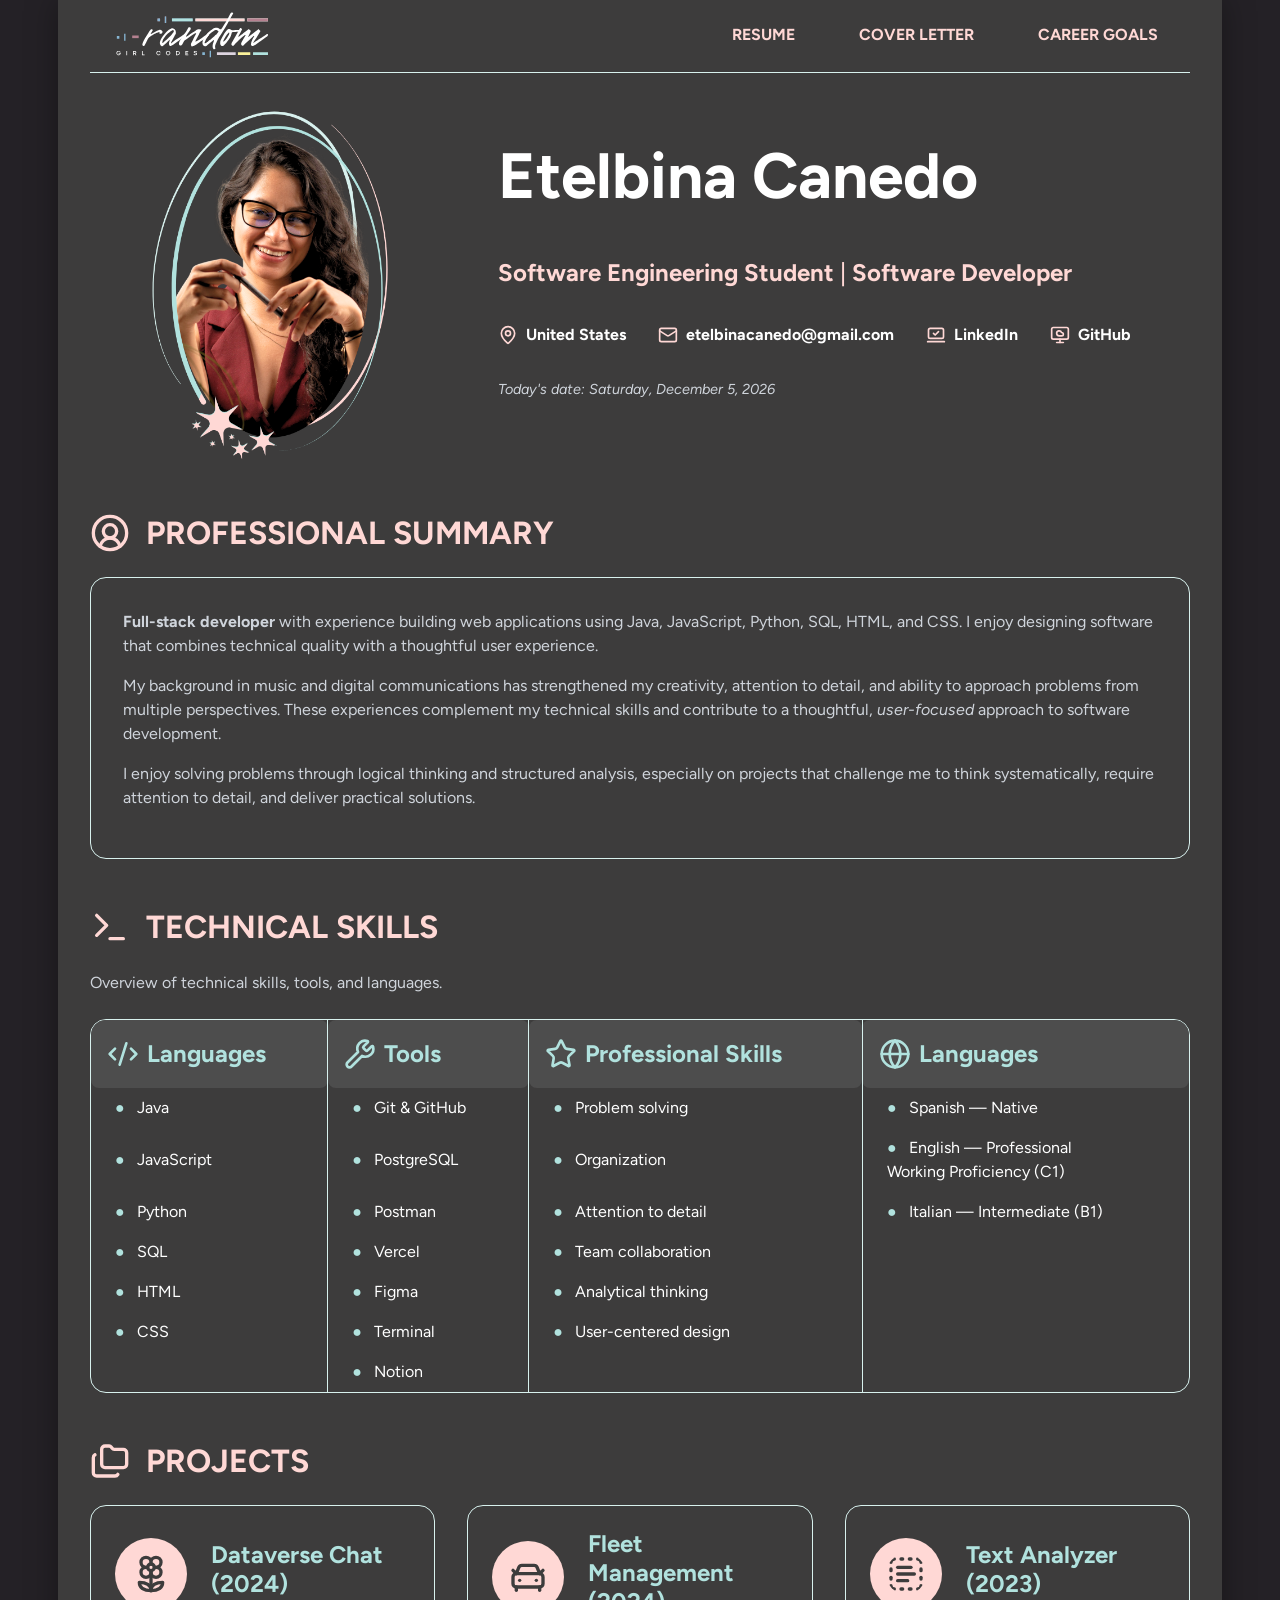
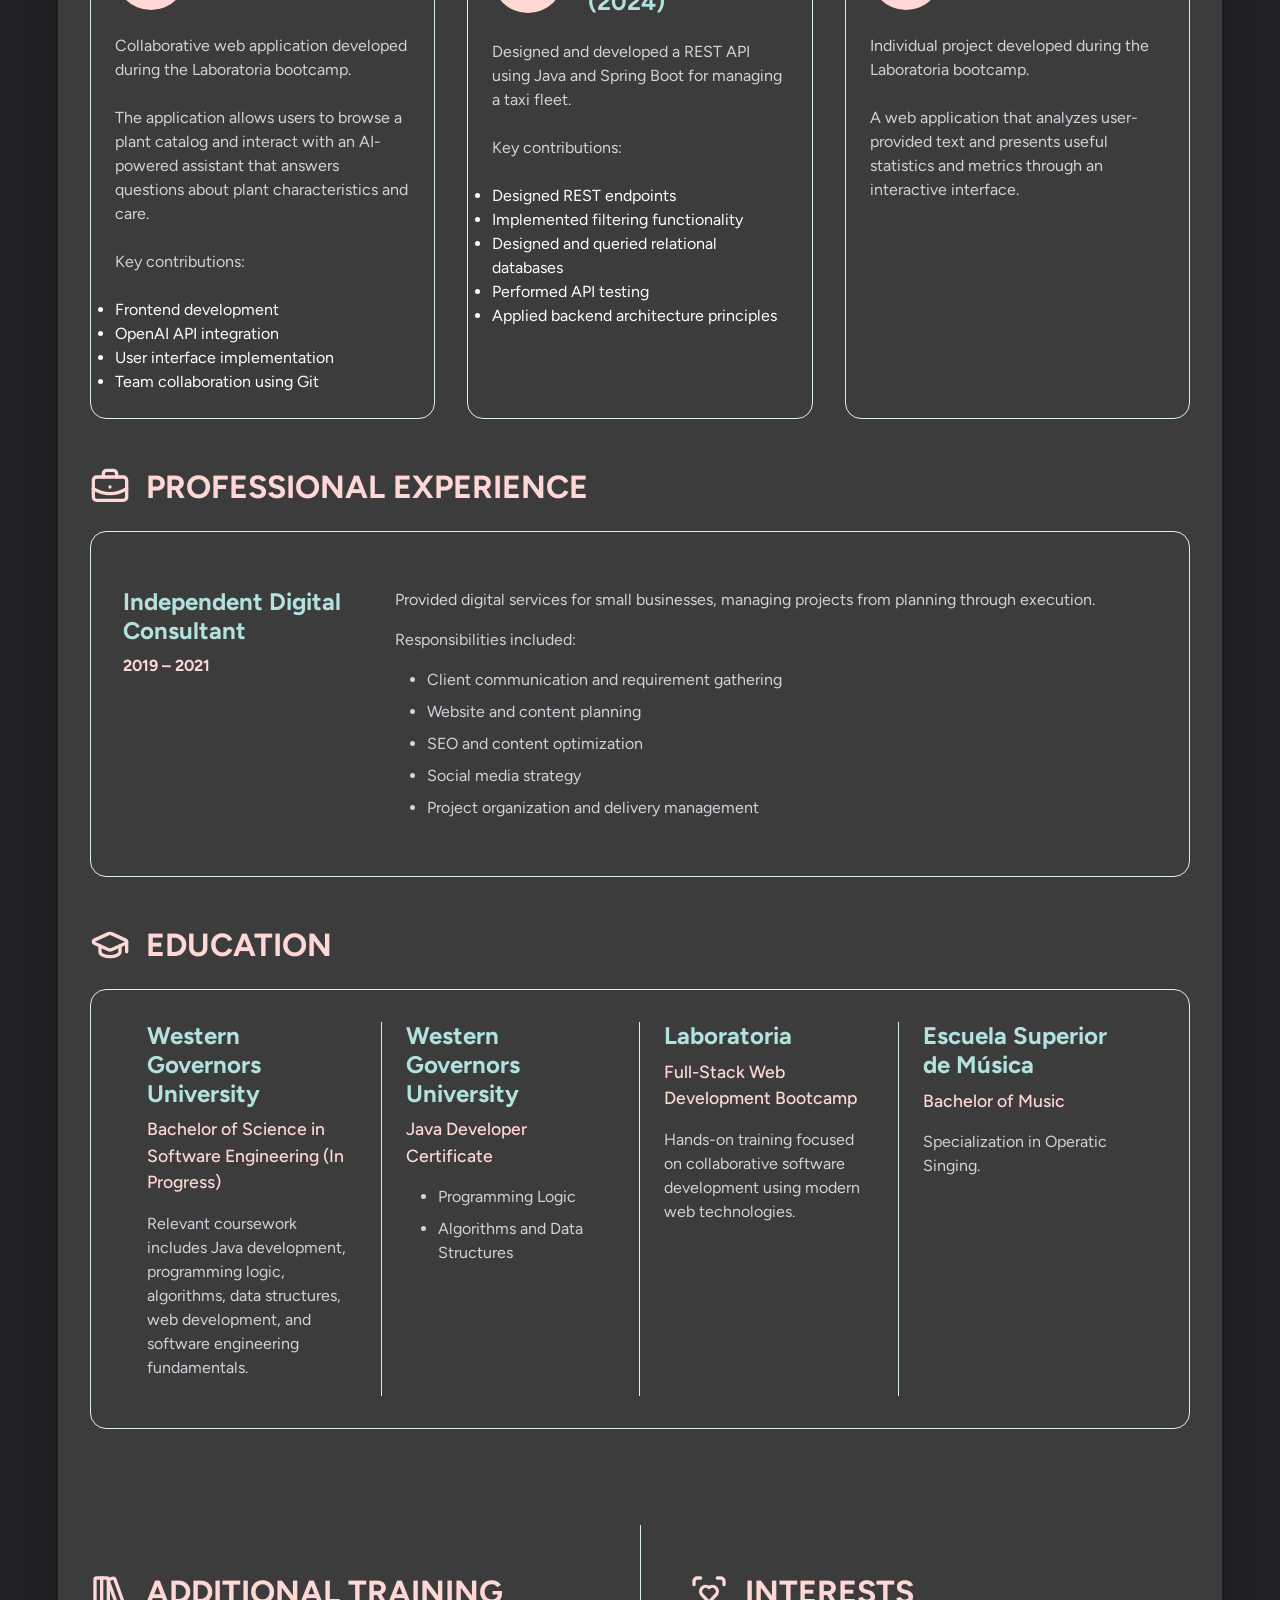
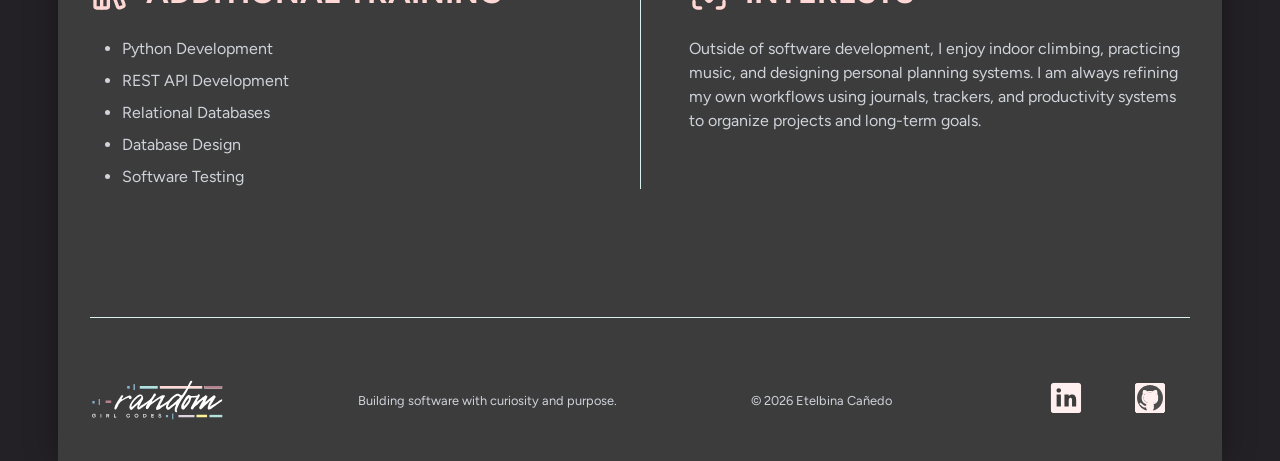
<file: index.html>
<!DOCTYPE html>
<html lang="en">
<head>
    <meta charset="UTF-8">
    <meta name="viewport" content="width=device-width, initial-scale=1.0">
    <title>My Resume</title>
    <link rel="preconnect" href="https://fonts.googleapis.com">
    <link rel="preconnect" href="https://fonts.gstatic.com" crossorigin>
    <link href="https://fonts.googleapis.com/css2?family=Bad+Script&family=Figtree:ital,wght@0,300..900;1,300..900&display=swap" rel="stylesheet">
    <link rel="stylesheet" href="css/styles.css">   
</head>

<body>
    <div class="page">
        <header class="container">
            <a href="index.html">
                <img src="images/common/rgc-logo.svg" alt="Random Girl Codes Logo">
            </a>

            <nav>
                <a href="index.html">RESUME</a>
                <a href="cover-letter.html">COVER LETTER</a>
                <a href="career-goals.html">CAREER GOALS</a>
            </nav>
        </header>

        <main class="container">
            <article>
                <section id="profile"  class="profile-layout">
                    <img class="portrait" src="images/resume/portrait.png" alt="Etelbina Canedo portrait">

                    <div class="profile-info intro-content">
                        <h1>Etelbina Canedo</h1>

                        <p>
                            <strong>Software Engineering Student</strong> | 
                            <span>Software Developer</span>
                        </p>
                        
                        <address>
                            <div>
                                <img src="images/resume/location.svg" alt="">
                                <p>United States</p>
                            </div>
                            <div>
                                <img src="images/resume/mail.svg" alt="">
                                <p><a href="mailto:etelbinacanedo@gmail.com">etelbinacanedo@gmail.com</a></p>
                            </div>
                            <div>
                                <img src="images/resume/linkedin.svg" alt="">
                                <p><a href="https://www.linkedin.com/in/etelbina-canedo/" target="_blank" rel="noopener">LinkedIn</a></p>
                            </div>
                            <div>
                                <img src="images/resume/github.svg" alt="">
                                <p><a href="https://github.com/Etelbina" target="_blank" rel="noopener">GitHub</a></p>
                            </div>
                        </address>
                        
                        <div id="current-date-lable">Today's date:</div>
                        <div id="current-date"></div>
                        <script>
                            const today = new Date();

                            document.getElementById("current-date-lable").textContent =
                                "Today's date: " +
                                today.toLocaleDateString("en-US", {
                                    weekday: "long",
                                    year: "numeric",
                                    month: "long",
                                    day: "numeric"
                                });

                            console.log("Resume page loaded successfully.");
                        </script>
                    </div>
                </section>

                <section id="summary">
                    <h2>
                        <img src="images/resume/profile.svg" alt="">
                        Professional Summary
                    </h2>

                    <div class="panel">
                        <p>
                            <strong>Full-stack developer</strong> with experience building web applications using Java, 
                            JavaScript, Python, SQL, HTML, and CSS. I enjoy designing software 
                            that combines technical quality with a thoughtful user experience.
                        </p>
                        <p>
                            My background in music and digital communications has strengthened my creativity, 
                            attention to detail, and ability to approach problems from multiple perspectives. 
                            These experiences complement my technical skills and contribute to a thoughtful, 
                            <em>user-focused</em> approach to software development.
                        </p>
                        <p>
                            I enjoy solving problems through logical thinking and structured analysis, 
                            especially on projects that challenge me to think systematically, 
                            require attention to detail, and deliver practical solutions.
                        </p>
                    </div>
                </section>

                <section id="skills">
                    <h2>
                        <img src="images/resume/technical.svg" alt="">
                        Technical Skills
                    </h2>
                    <p class="table-description">
                        Overview of technical skills, tools, and languages.
                    </p>
                    <div class="table-wrapper">
                        <table>
                            <caption>Overview of technical skills, tools, and languages.</caption>
                            <thead>
                                <tr>
                                    <th>
                                        <div class="table-heading">
                                            <img src="images/resume/languages.svg" alt="">
                                            <span>Languages</span> 
                                        </div>
                                    </th>
                                    <th>
                                        <div class="table-heading">
                                            <img src="images/resume/tool.svg" alt="">
                                            <span>Tools</span>
                                        </div>
                                    </th>
                                    <th>
                                        <div class="table-heading">
                                            <img src="images/resume/skills.svg" alt="">
                                            <span>Professional Skills</span>
                                        </div>
                                    </th>
                                    <th>
                                        <div class="table-heading">
                                            <img src="images/resume/lang.svg" alt="">
                                            <span>Languages</span>
                                        </div>
                                    </th>  	  	  
                                </tr>
                            </thead>
                            <tbody>
                                <tr>
                                    <td>Java</td>
                                    <td>Git &amp; GitHub</td>
                                    <td>Problem solving</td>
                                    <td>Spanish — Native</td>
                                </tr>
                                <tr>
                                    <td>JavaScript</td>
                                    <td>PostgreSQL</td>
                                    <td>Organization</td>
                                    <td>English — Professional <br> Working Proficiency (C1)</td>
                                </tr>
                                <tr>
                                    <td>Python</td>
                                    <td>Postman</td>
                                    <td>Attention to detail</td>
                                    <td>Italian — Intermediate (B1)</td>
                                </tr>
                                <tr>
                                    <td>SQL</td>
                                    <td>Vercel</td>
                                    <td>Team collaboration</td>
                                    <td></td>
                                </tr>
                                <tr>
                                    <td>HTML</td>
                                    <td>Figma</td>
                                    <td>Analytical thinking</td>
                                    <td></td>
                                </tr>
                                <tr>
                                    <td>CSS</td>
                                    <td>Terminal</td>
                                    <td>User-centered design</td>
                                    <td></td>
                                </tr>
                                <tr>
                                    <td></td>
                                    <td>Notion</td>
                                    <td></td>
                                    <td></td>
                                </tr>
                            </tbody>
                        </table>
                    </div>
                </section>

                <div class="skills-mobile">
                    <article class="panel">
                        <h3>
                            <img src="images/resume/languages.svg" alt="">
                            Languages
                        </h3>

                        <ul>
                            <li>Java</li>
                            <li>JavaScript</li>
                            <li>Python</li>
                            <li>SQL</li>
                            <li>HTML</li>
                            <li>CSS</li>
                        </ul>
                    </article>

                    <article class="panel">
                        <h3>
                            <img src="images/resume/tool.svg" alt="">
                            Tools
                        </h3>

                        <ul>
                            <li>Git &amp; GitHub</li>
                            <li>PostgreSQL</li>
                            <li>Postman</li>
                            <li>Vercel</li>
                            <li>Figma</li>
                            <li>Terminal</li>
                            <li>Notion</li>
                        </ul>
                    </article>

                    <article class="panel">
                        <h3>
                            <img src="images/resume/skills.svg" alt="">
                            Professional Skills
                        </h3>

                        <ul>
                            <li>Problem solving</li>
                            <li>Organization</li>
                            <li>Attention to detail</li>
                            <li>Team collaboration</li>
                            <li>Analytical thinking</li>
                            <li>User-centered design</li>
                        </ul>
                    </article>

                    <article class="panel">
                        <h3>
                            <img src="images/resume/lang.svg" alt="">
                            Languages
                        </h3>

                        <ul>
                            <li>Spanish — Native</li>
                            <li>English — Professional Working Proficiency (C1)</li>
                            <li>Italian — Intermediate (B1)</li>
                        </ul>
                    </article>

                </div>

                <section id="projects">
                    <h2>
                        <img src="images/resume/projects.svg" alt="">
                        Projects
                    </h2>

                    <div class="card-row">
                        <article class="card">
                            <div class="card-header">
                                <img src="images/resume/dataverse.svg" alt="">
                                <h3>Dataverse Chat (2024)</h3>
                            </div>
                            <p>Collaborative web application developed during the Laboratoria bootcamp.</p>
                            <p>
                                The application allows users to browse a plant catalog and interact with 
                                an AI-powered assistant that answers questions about plant characteristics and care.
                            </p>
                            <p>Key contributions:</p>
                            <ul>
                                <li>Frontend development</li>
                                <li>OpenAI API integration</li>
                                <li>User interface implementation</li>
                                <li>Team collaboration using Git</li>
                            </ul>
                        </article>
                        <article class="card">
                            <div class="card-header">
                                <img src="images/resume/fleet.svg" alt="">
                                <h3>Fleet Management (2024)</h3>
                            </div>
                            <p>Designed and developed a REST API using Java and Spring Boot for managing a taxi fleet.</p>
                            <p>Key contributions:</p>
                            <ul>
                                <li>Designed REST endpoints</li>
                                <li>Implemented filtering functionality</li>
                                <li>Designed and queried relational databases</li>
                                <li>Performed API testing</li>
                                <li>Applied backend architecture principles</li>
                            </ul>
                        </article>
                        <article class="card">
                            <div class="card-header">
                                <img src="images/resume/text.svg" alt="">
                                <h3>Text Analyzer (2023)</h3>
                            </div>
                            <p>Individual project developed during the Laboratoria bootcamp.</p>
                            <p>A web application that analyzes user-provided text and presents 
                                useful statistics and metrics through an interactive interface.
                            </p>
                        </article>      
                    </div>           
                </section>

                <section id="experience">
                    <h2>
                        <img src="images/resume/experience.svg" alt="">
                        Professional Experience
                    </h2>

                    <div class="panel">
                        <article>
                            <div>
                                <h3>Independent Digital Consultant</h3>
                                <p class="period">2019 – 2021</p>
                            </div>
                            <div>
                                <p>
                                    Provided digital services for small businesses, managing projects from planning through execution.
                                </p>
                                <p>Responsibilities included:</p>
                                <ul>
                                    <li>Client communication and requirement gathering</li>
                                    <li>Website and content planning</li>
                                    <li>SEO and content optimization</li>
                                    <li>Social media strategy</li>
                                    <li>Project organization and delivery management</li>
                                </ul>
                            </div>
                        </article>
                    </div>
                </section>

                <section id="education">
                    <h2>
                        <img src="images/resume/education.svg" alt="">
                        Education
                    </h2>

                    <div class="panel columns-4 education-grid">
                        <article>
                            <h3>Western Governors University</h3>
                            <h4>Bachelor of Science in Software Engineering (In Progress)</h4>
                            <p>
                                Relevant coursework includes Java development, programming logic, 
                                algorithms, data structures, web development, and software engineering fundamentals.
                            </p>
                        </article>

                        <article>
                            <h3>Western Governors University</h3>
                            <h4>Java Developer Certificate</h4>
                            <ul>
                                <li>Programming Logic</li>
                                <li>Algorithms and Data Structures</li>
                            </ul>
                        </article>

                        <article>
                            <h3>Laboratoria</h3>
                            <h4>Full-Stack Web Development Bootcamp</h4>
                            <p>
                                Hands-on training focused on collaborative software development using modern web technologies.
                            </p>
                        </article>

                        <article>
                            <h3>Escuela Superior de Música</h3>
                            <h4>Bachelor of Music</h4>
                            <p>Specialization in Operatic Singing.</p>
                        </article>
                    </div>
                </section>

                <div class="training-interests">
                    <section id="training">
                        <h2>
                            <img src="images/resume/training.svg" alt="">
                            Additional training
                        </h2>
                        <ul>
                            <li>Python Development</li>
                            <li>REST API Development</li>
                            <li>Relational Databases</li>
                            <li>Database Design</li>
                            <li>Software Testing</li>
                        </ul>
                    </section>

                    <hr>

                    <section id="interests">
                        <h2>
                            <img src="images/resume/interests.svg" alt="">
                            Interests
                        </h2>
                        <p>
                            Outside of software development, I enjoy indoor climbing, 
                            practicing music, and designing personal planning systems. 
                            I am always refining my own workflows using journals, trackers, 
                            and productivity systems to organize projects and long-term goals.
                        </p>
                    </section>
                </div>
            </article>
        </main>

        <footer class="container">
            <img src="images/common/rgc-logo.svg" alt="Random Girl Codes Logo">
            <p>Building software with curiosity and purpose.</p>
            <p>© 2026 Etelbina Cañedo</p>

            <div class="social-links">
                <a href="https://www.linkedin.com/in/etelbina-canedo/" target="_blank" rel="noopener">
                    <img src="images/common/linkedin.svg" alt="LinkedIn">
                </a>
                <a href="https://github.com/Etelbina" target="_blank" rel="noopener">
                    <img src="images/common/github.svg" alt="GitHub">
                </a>
            </div>
        </footer>
    </div>
</body>
</html>
</file>
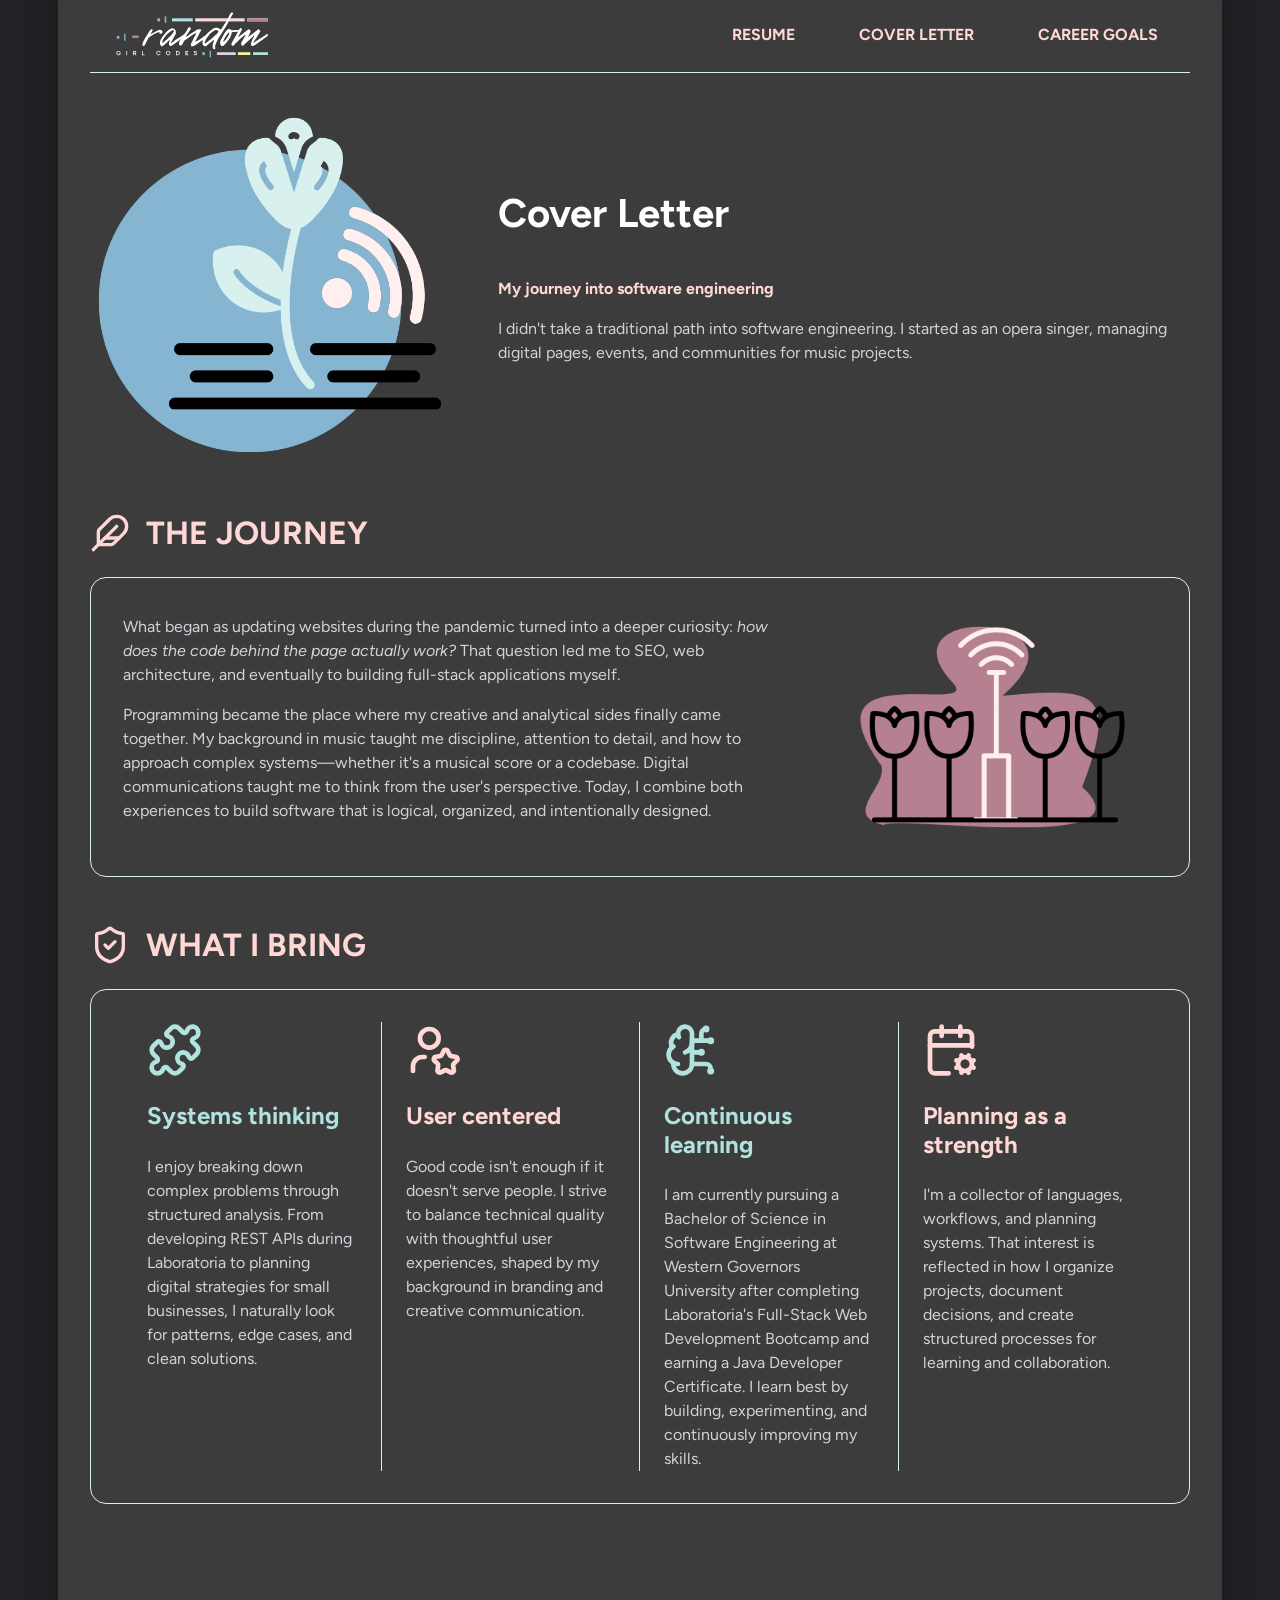
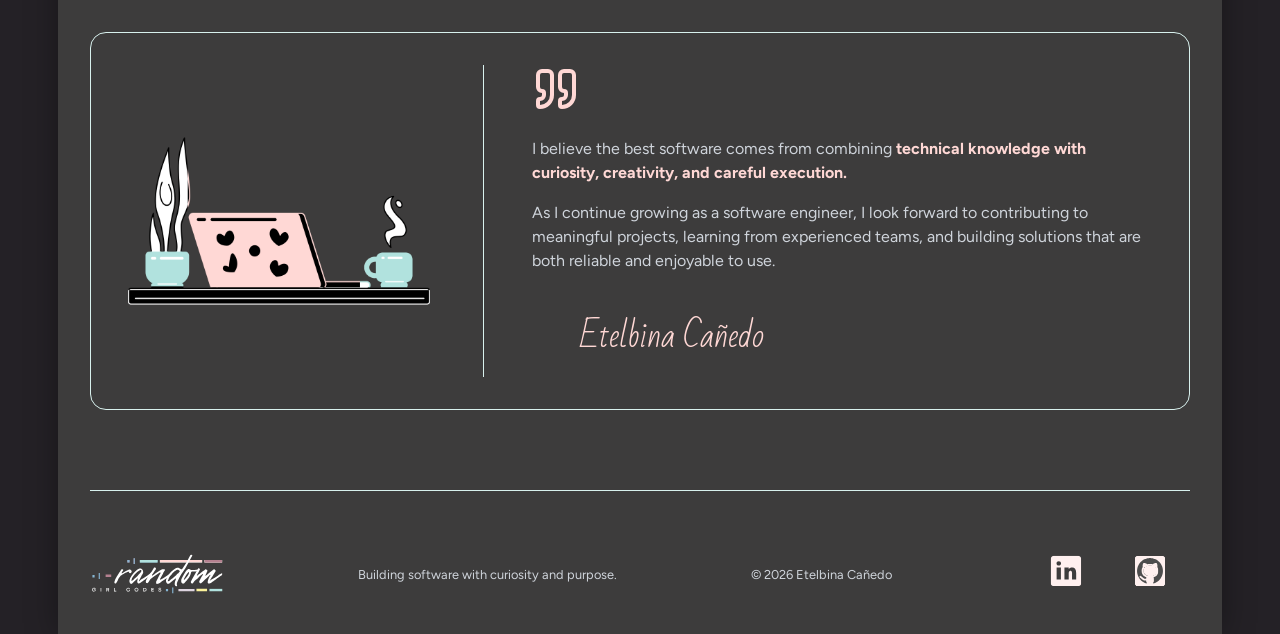
<file: cover-letter.html>
<!DOCTYPE html>
<html lang="en">
<head>
    <meta charset="UTF-8">
    <meta name="viewport" content="width=device-width, initial-scale=1.0">
    <title>Cover Letter</title>
    <link rel="preconnect" href="https://fonts.googleapis.com">
    <link rel="preconnect" href="https://fonts.gstatic.com" crossorigin>
    <link href="https://fonts.googleapis.com/css2?family=Bad+Script&family=Figtree:ital,wght@0,300..900;1,300..900&display=swap" rel="stylesheet">
    <link rel="stylesheet" href="css/styles.css">   
</head>
<body>
    <div class="page">
        <header class="container">
            <a href="index.html">
                <img src="images/common/rgc-logo.svg" alt="Random Girl Codes Logo">
            </a>

            <nav>
                <a href="index.html">RESUME</a>
                <a href="cover-letter.html">COVER LETTER</a>
                <a href="career-goals.html">CAREER GOALS</a>
            </nav>
        </header>

        <main class="container">
            <article>
                <section id="presentation"  class="profile-layout">
                    <img class="portrait" src="images/cover/1.png" alt="">
                    
                    <div class="presentation-info intro-content">
                        <h1>Cover Letter</h1>
                        <strong>
                            <span>My journey into software engineering</span>
                        </strong> 

                        <p>
                            I didn't take a traditional path into software engineering. 
                            I started as an opera singer, managing digital pages, events, 
                            and communities for music projects.
                        </p>
                    </div>
                </section>

                <section id="journey">
                    <h2>
                        <img src="images/cover/journey.svg" alt="">
                        The journey
                    </h2>

                    <div class="panel journey-layout">

                        <div>
                            <p>
                                What began as updating websites during the pandemic turned into a deeper curiosity:
                                <em>how does the code behind the page actually work?</em> That question led me to SEO, 
                                web architecture, and eventually to building full-stack applications myself.
                            </p>
                            <p>
                                Programming became the place where my creative and analytical sides finally came together. 
                                My background in music taught me discipline, attention to detail, and how to approach 
                                complex systems—whether it's a musical score or a codebase. Digital communications 
                                taught me to think from the user's perspective. Today, I combine both experiences 
                                to build software that is logical, organized, and intentionally designed.
                            </p>
                        </div>
                        <img src="images/cover/2.png" alt="">
                    </div>  
                </section>

                <section id="strengths">
                    <h2>
                        <img src="images/cover/strength.svg" alt="">
                        What I bring
                    </h2>

                    <div class="panel columns-4 strengths-grid">
                        <article>
                            <img src="images/cover/thinking.svg" alt="">
                            <h3 class="green">Systems thinking</h3>
                            <p>
                                I enjoy breaking down complex problems through structured analysis. 
                                From developing REST APIs during Laboratoria to planning digital strategies 
                                for small businesses, I naturally look for patterns, edge cases, and clean solutions.
                            </p>
                        </article>
                        <article>
                            <img src="images/cover/users.svg" alt="">
                            <h3>User centered</h3>
                            <p>
                                Good code isn't enough if it doesn't serve people. I strive to balance technical 
                                quality with thoughtful user experiences, shaped by my background in branding 
                                and creative communication.
                            </p>
                        </article>
                        <article>
                            <img src="images/cover/learning.svg" alt="">
                            <h3 class="green">Continuous learning</h3>
                            <p>
                                I am currently pursuing a Bachelor of Science in Software Engineering at 
                                Western Governors University after completing Laboratoria's Full-Stack Web 
                                Development Bootcamp and earning a Java Developer Certificate. I learn 
                                best by building, experimenting, and continuously improving my skills.
                            </p>
                        </article>
                        <article>
                            <img src="images/cover/planning.svg" alt="">
                            <h3>Planning as a strength</h3>
                            <p>
                                I'm a collector of languages, workflows, and planning systems. That interest 
                                is reflected in how I organize projects, document decisions, and create 
                                structured processes for learning and collaboration.
                            </p>
                        </article>
                     </div>
                </section>

                <section id="closing">
                    <div class="panel closing-layout">
                        <img src="images/cover/3.png" alt="">

                        <hr>

                        <div class="closing-content">
                            <img src="images/cover/quote.svg" alt="">
                            <blockquote>
                                <p>
                                    I believe the best software comes from combining <mark>technical 
                                    knowledge with curiosity, creativity, and careful execution.</mark>
                                </p>
                                <p>
                                    As I continue growing as a software engineer, I look forward to contributing to 
                                    meaningful projects, learning from experienced teams, and building solutions 
                                    that are both reliable and enjoyable to use.
                                </p>
                            </blockquote>
                            <p class="signature">Etelbina Cañedo</p>
                        </div>
                    </div>
                </section>

            </article>
        </main>

        <footer class="container">
            <img src="images/common/rgc-logo.svg" alt="Random Girl Codes Logo">
            <p>Building software with curiosity and purpose.</p>
            <p>© 2026 Etelbina Cañedo</p>

            <div class="social-links">
                <a href="https://www.linkedin.com/in/etelbina-canedo/" target="_blank" rel="noopener">
                    <img src="images/common/linkedin.svg" alt="LinkedIn">
                </a>
                <a href="https://github.com/Etelbina" target="_blank" rel="noopener">
                    <img src="images/common/github.svg" alt="GitHub">
                </a>
            </div>
        </footer>
    </div>
</body>
</html>
</file>
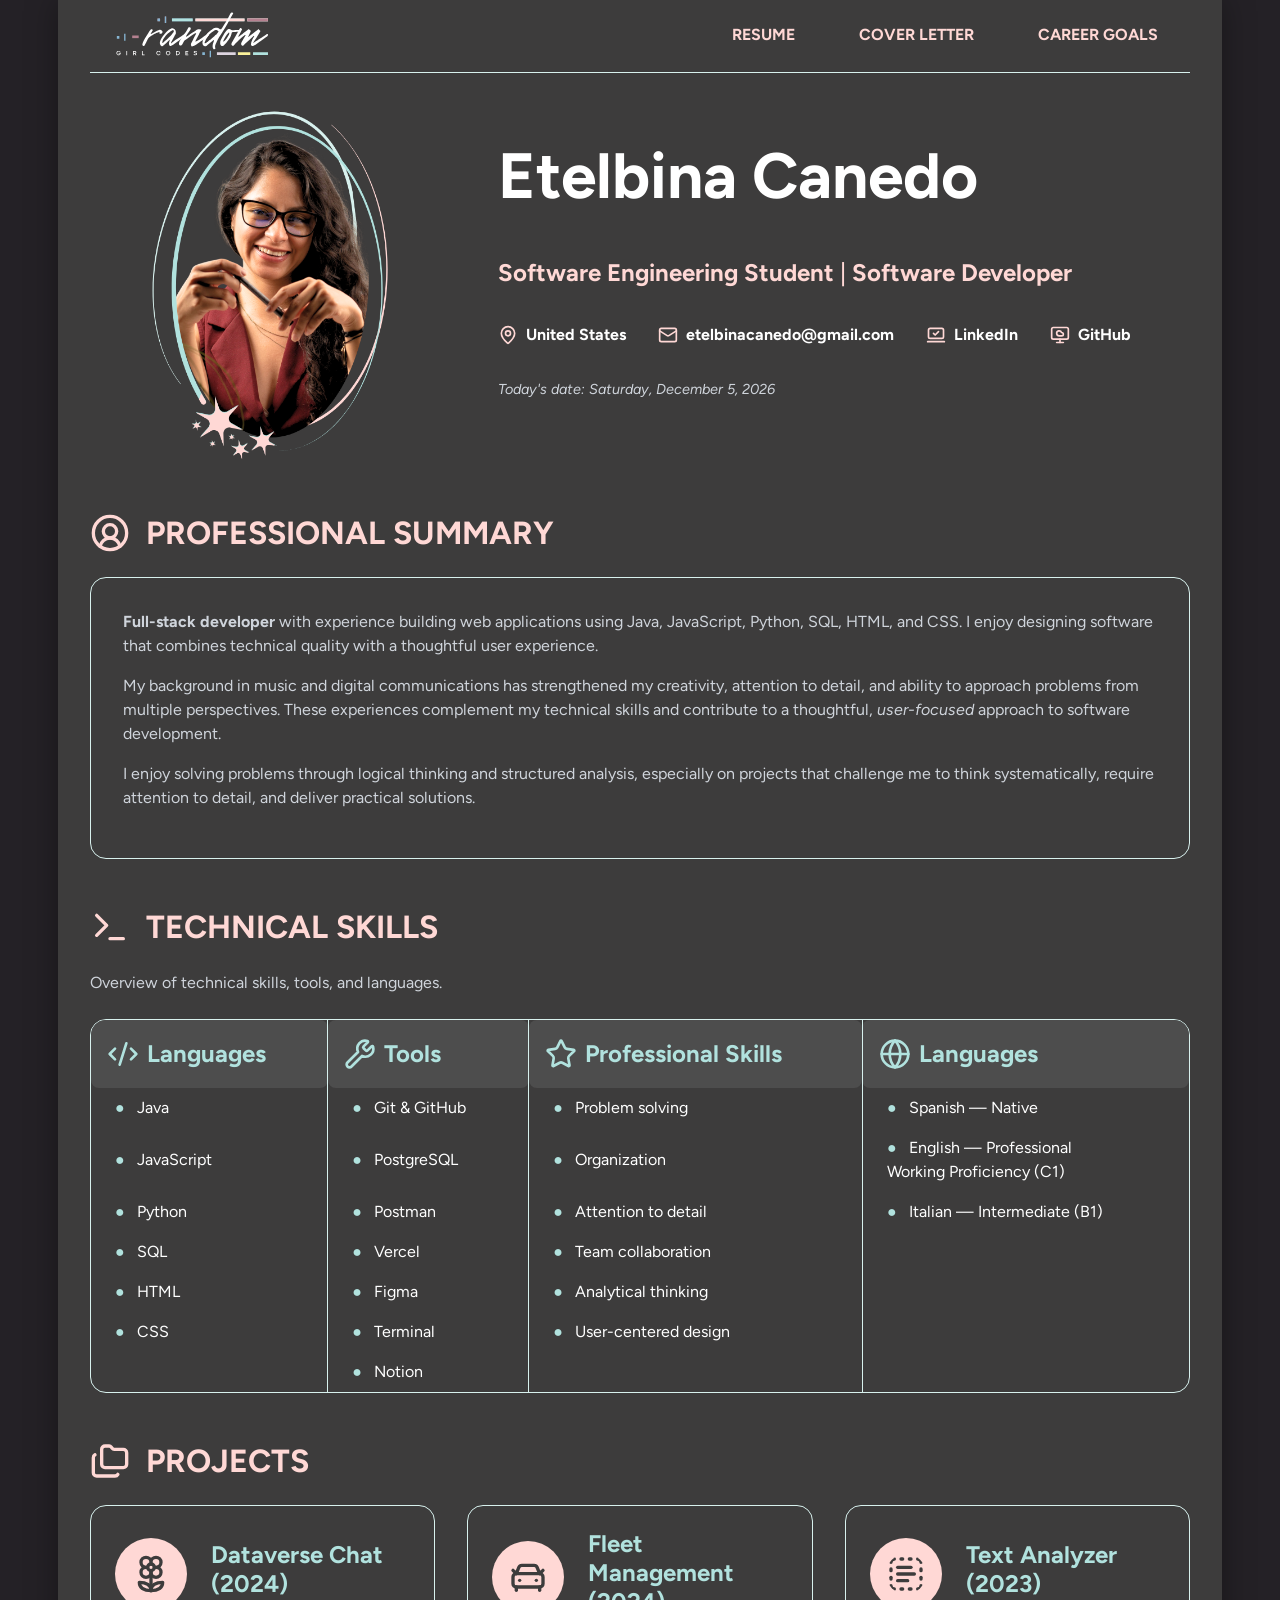
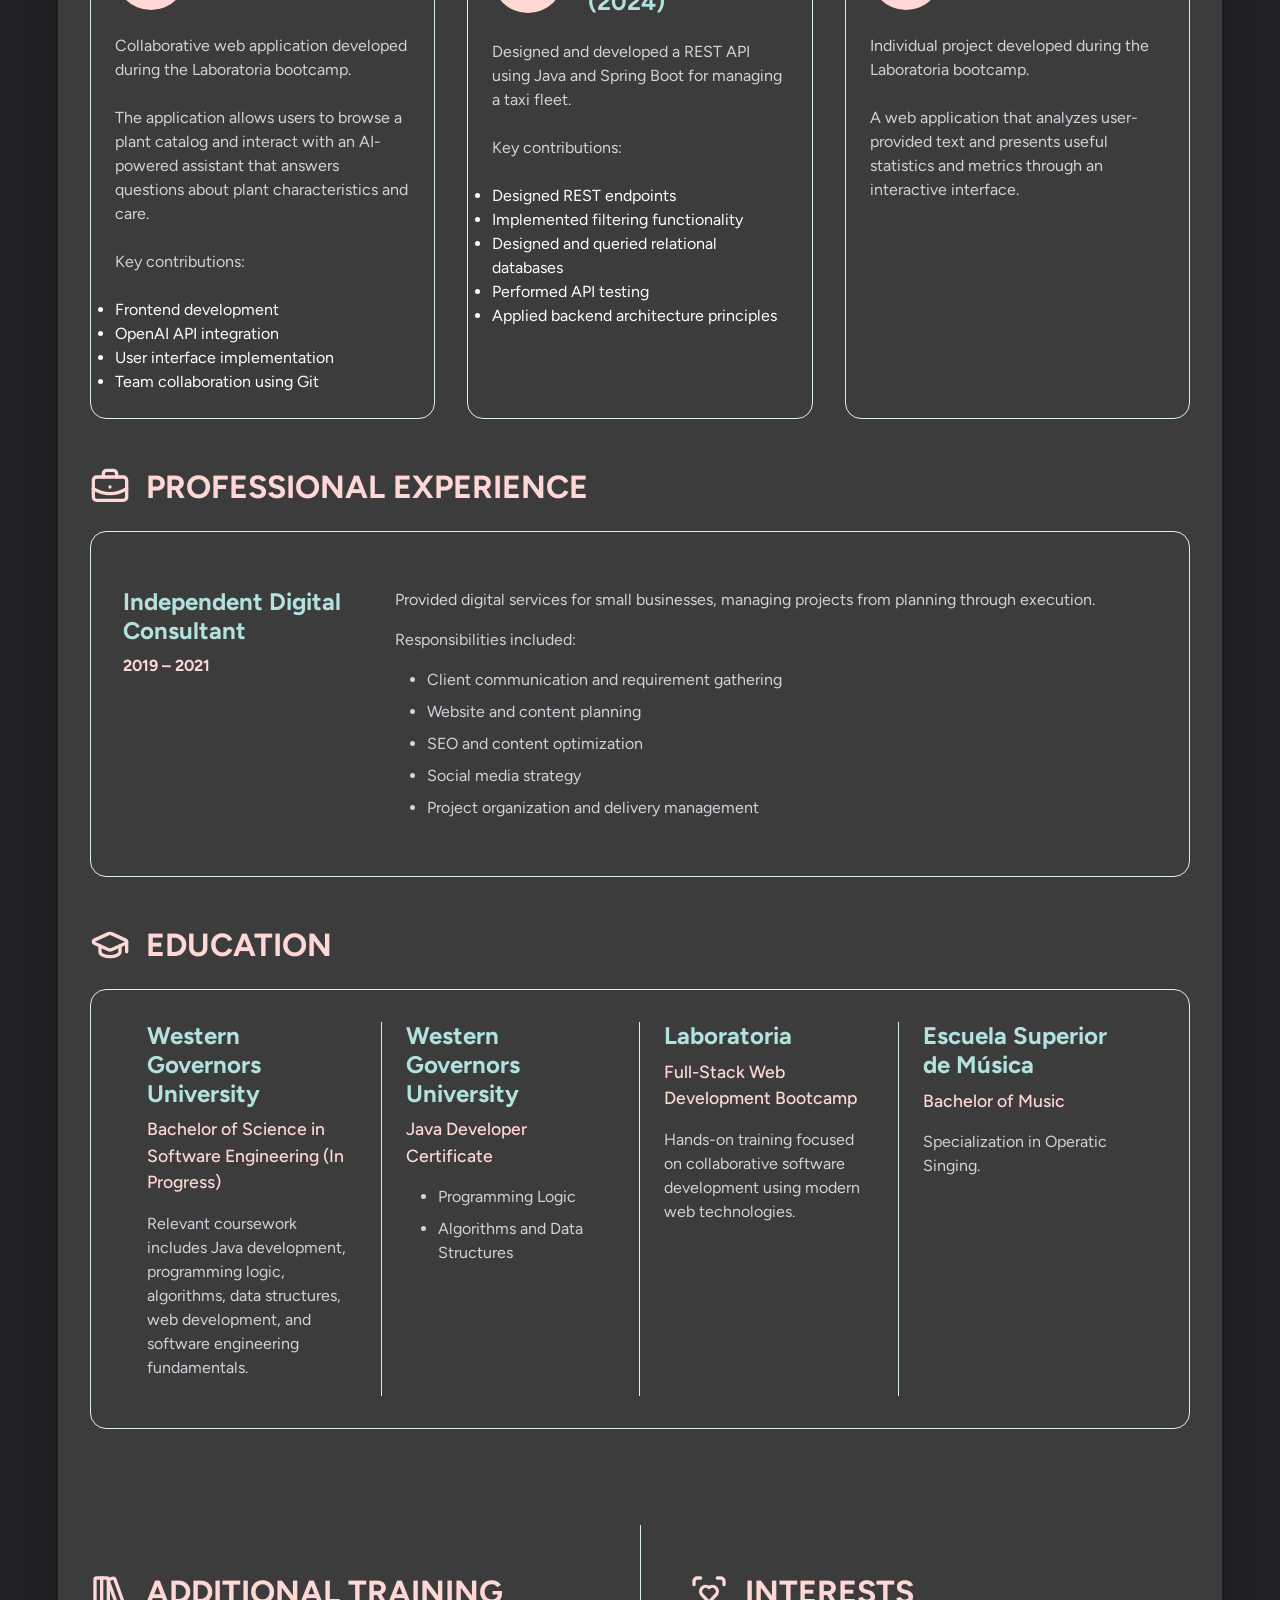
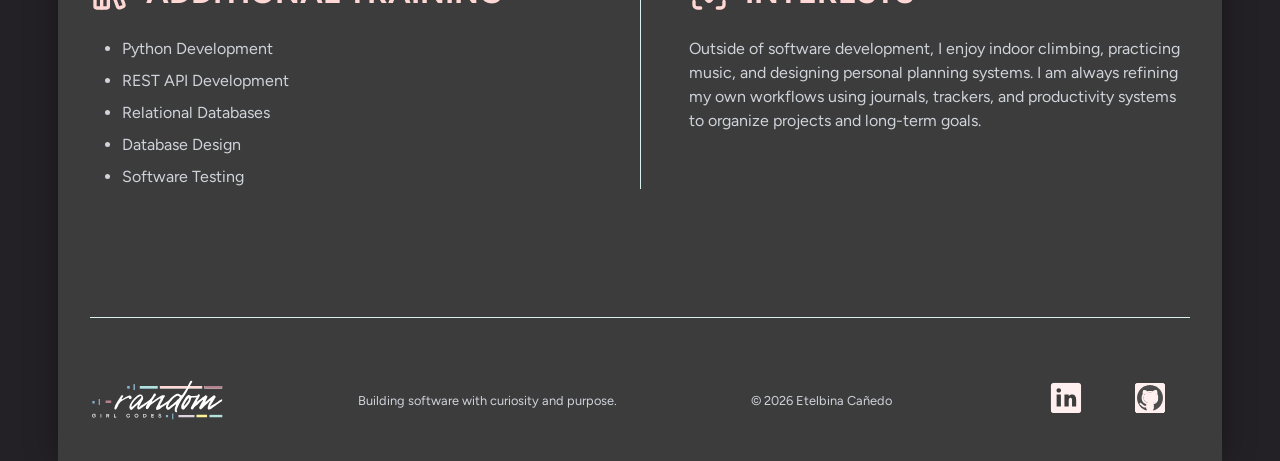
<file: resume.html>
<!DOCTYPE html>
<html lang="en">
<head>
    <meta charset="UTF-8">
    <meta name="viewport" content="width=device-width, initial-scale=1.0">
    <title>My Resume</title>
    <link rel="preconnect" href="https://fonts.googleapis.com">
    <link rel="preconnect" href="https://fonts.gstatic.com" crossorigin>
    <link href="https://fonts.googleapis.com/css2?family=Bad+Script&family=Figtree:ital,wght@0,300..900;1,300..900&display=swap" rel="stylesheet">
    <link rel="stylesheet" href="css/styles.css">   
</head>

<body>
    <div class="page">
        <header class="container">
            <a href="resume.html">
                <img src="images/common/rgc-logo.svg" alt="Random Girl Codes Logo">
            </a>

            <nav>
                <a href="resume.html">RESUME</a>
                <a href="cover-letter.html">COVER LETTER</a>
                <a href="career-goals.html">CAREER GOALS</a>
            </nav>
        </header>

        <main class="container">
            <article>
                <section id="profile"  class="profile-layout">
                    <img class="portrait" src="images/resume/portrait.png" alt="Etelbina Canedo portrait">

                    <div class="profile-info intro-content">
                        <h1>Etelbina Canedo</h1>

                        <p>
                            <strong>Software Engineering Student</strong> | 
                            <span>Software Developer</span>
                        </p>
                        
                        <address>
                            <div>
                                <img src="images/resume/location.svg" alt="">
                                <p>United States</p>
                            </div>
                            <div>
                                <img src="images/resume/mail.svg" alt="">
                                <p><a href="mailto:etelbinacanedo@gmail.com">etelbinacanedo@gmail.com</a></p>
                            </div>
                            <div>
                                <img src="images/resume/linkedin.svg" alt="">
                                <p><a href="https://www.linkedin.com/in/etelbina-canedo/" target="_blank" rel="noopener">LinkedIn</a></p>
                            </div>
                            <div>
                                <img src="images/resume/github.svg" alt="">
                                <p><a href="https://github.com/Etelbina" target="_blank" rel="noopener">GitHub</a></p>
                            </div>
                        </address>
                        
                        <div id="current-date-lable">Today's date:</div>
                        <div id="current-date"></div>
                        <script>
                            const today = new Date();

                            document.getElementById("current-date-lable").textContent =
                                "Today's date: " +
                                today.toLocaleDateString("en-US", {
                                    weekday: "long",
                                    year: "numeric",
                                    month: "long",
                                    day: "numeric"
                                });

                            console.log("Resume page loaded successfully.");
                        </script>
                    </div>
                </section>

                <section id="summary">
                    <h2>
                        <img src="images/resume/profile.svg" alt="">
                        Professional Summary
                    </h2>

                    <div class="panel">
                        <p>
                            <strong>Full-stack developer</strong> with experience building web applications using Java, 
                            JavaScript, Python, SQL, HTML, and CSS. I enjoy designing software 
                            that combines technical quality with a thoughtful user experience.
                        </p>
                        <p>
                            My background in music and digital communications has strengthened my creativity, 
                            attention to detail, and ability to approach problems from multiple perspectives. 
                            These experiences complement my technical skills and contribute to a thoughtful, 
                            <em>user-focused</em> approach to software development.
                        </p>
                        <p>
                            I enjoy solving problems through logical thinking and structured analysis, 
                            especially on projects that challenge me to think systematically, 
                            require attention to detail, and deliver practical solutions.
                        </p>
                    </div>
                </section>

                <section id="skills">
                    <h2>
                        <img src="images/resume/technical.svg" alt="">
                        Technical Skills
                    </h2>
                    <p class="table-description">
                        Overview of technical skills, tools, and languages.
                    </p>
                    <div class="table-wrapper">
                        <table>
                            <caption>Overview of technical skills, tools, and languages.</caption>
                            <thead>
                                <tr>
                                    <th>
                                        <div class="table-heading">
                                            <img src="images/resume/languages.svg" alt="">
                                            <span>Languages</span> 
                                        </div>
                                    </th>
                                    <th>
                                        <div class="table-heading">
                                            <img src="images/resume/tool.svg" alt="">
                                            <span>Tools</span>
                                        </div>
                                    </th>
                                    <th>
                                        <div class="table-heading">
                                            <img src="images/resume/skills.svg" alt="">
                                            <span>Professional Skills</span>
                                        </div>
                                    </th>
                                    <th>
                                        <div class="table-heading">
                                            <img src="images/resume/lang.svg" alt="">
                                            <span>Languages</span>
                                        </div>
                                    </th>  	  	  
                                </tr>
                            </thead>
                            <tbody>
                                <tr>
                                    <td>Java</td>
                                    <td>Git &amp; GitHub</td>
                                    <td>Problem solving</td>
                                    <td>Spanish — Native</td>
                                </tr>
                                <tr>
                                    <td>JavaScript</td>
                                    <td>PostgreSQL</td>
                                    <td>Organization</td>
                                    <td>English — Professional <br> Working Proficiency (C1)</td>
                                </tr>
                                <tr>
                                    <td>Python</td>
                                    <td>Postman</td>
                                    <td>Attention to detail</td>
                                    <td>Italian — Intermediate (B1)</td>
                                </tr>
                                <tr>
                                    <td>SQL</td>
                                    <td>Vercel</td>
                                    <td>Team collaboration</td>
                                    <td></td>
                                </tr>
                                <tr>
                                    <td>HTML</td>
                                    <td>Figma</td>
                                    <td>Analytical thinking</td>
                                    <td></td>
                                </tr>
                                <tr>
                                    <td>CSS</td>
                                    <td>Terminal</td>
                                    <td>User-centered design</td>
                                    <td></td>
                                </tr>
                                <tr>
                                    <td></td>
                                    <td>Notion</td>
                                    <td></td>
                                    <td></td>
                                </tr>
                            </tbody>
                        </table>
                    </div>
                </section>

                <div class="skills-mobile">
                    <article class="panel">
                        <h3>
                            <img src="images/resume/languages.svg" alt="">
                            Languages
                        </h3>

                        <ul>
                            <li>Java</li>
                            <li>JavaScript</li>
                            <li>Python</li>
                            <li>SQL</li>
                            <li>HTML</li>
                            <li>CSS</li>
                        </ul>
                    </article>

                    <article class="panel">
                        <h3>
                            <img src="images/resume/tool.svg" alt="">
                            Tools
                        </h3>

                        <ul>
                            <li>Git &amp; GitHub</li>
                            <li>PostgreSQL</li>
                            <li>Postman</li>
                            <li>Vercel</li>
                            <li>Figma</li>
                            <li>Terminal</li>
                            <li>Notion</li>
                        </ul>
                    </article>

                    <article class="panel">
                        <h3>
                            <img src="images/resume/skills.svg" alt="">
                            Professional Skills
                        </h3>

                        <ul>
                            <li>Problem solving</li>
                            <li>Organization</li>
                            <li>Attention to detail</li>
                            <li>Team collaboration</li>
                            <li>Analytical thinking</li>
                            <li>User-centered design</li>
                        </ul>
                    </article>

                    <article class="panel">
                        <h3>
                            <img src="images/resume/lang.svg" alt="">
                            Languages
                        </h3>

                        <ul>
                            <li>Spanish — Native</li>
                            <li>English — Professional Working Proficiency (C1)</li>
                            <li>Italian — Intermediate (B1)</li>
                        </ul>
                    </article>

                </div>

                <section id="projects">
                    <h2>
                        <img src="images/resume/projects.svg" alt="">
                        Projects
                    </h2>

                    <div class="card-row">
                        <article class="card">
                            <div class="card-header">
                                <img src="images/resume/dataverse.svg" alt="">
                                <h3>Dataverse Chat (2024)</h3>
                            </div>
                            <p>Collaborative web application developed during the Laboratoria bootcamp.</p>
                            <p>
                                The application allows users to browse a plant catalog and interact with 
                                an AI-powered assistant that answers questions about plant characteristics and care.
                            </p>
                            <p>Key contributions:</p>
                            <ul>
                                <li>Frontend development</li>
                                <li>OpenAI API integration</li>
                                <li>User interface implementation</li>
                                <li>Team collaboration using Git</li>
                            </ul>
                        </article>
                        <article class="card">
                            <div class="card-header">
                                <img src="images/resume/fleet.svg" alt="">
                                <h3>Fleet Management (2024)</h3>
                            </div>
                            <p>Designed and developed a REST API using Java and Spring Boot for managing a taxi fleet.</p>
                            <p>Key contributions:</p>
                            <ul>
                                <li>Designed REST endpoints</li>
                                <li>Implemented filtering functionality</li>
                                <li>Designed and queried relational databases</li>
                                <li>Performed API testing</li>
                                <li>Applied backend architecture principles</li>
                            </ul>
                        </article>
                        <article class="card">
                            <div class="card-header">
                                <img src="images/resume/text.svg" alt="">
                                <h3>Text Analyzer (2023)</h3>
                            </div>
                            <p>Individual project developed during the Laboratoria bootcamp.</p>
                            <p>A web application that analyzes user-provided text and presents 
                                useful statistics and metrics through an interactive interface.
                            </p>
                        </article>      
                    </div>           
                </section>

                <section id="experience">
                    <h2>
                        <img src="images/resume/experience.svg" alt="">
                        Professional Experience
                    </h2>

                    <div class="panel">
                        <article>
                            <div>
                                <h3>Independent Digital Consultant</h3>
                                <p class="period">2019 – 2021</p>
                            </div>
                            <div>
                                <p>
                                    Provided digital services for small businesses, managing projects from planning through execution.
                                </p>
                                <p>Responsibilities included:</p>
                                <ul>
                                    <li>Client communication and requirement gathering</li>
                                    <li>Website and content planning</li>
                                    <li>SEO and content optimization</li>
                                    <li>Social media strategy</li>
                                    <li>Project organization and delivery management</li>
                                </ul>
                            </div>
                        </article>
                    </div>
                </section>

                <section id="education">
                    <h2>
                        <img src="images/resume/education.svg" alt="">
                        Education
                    </h2>

                    <div class="panel columns-4 education-grid">
                        <article>
                            <h3>Western Governors University</h3>
                            <h4>Bachelor of Science in Software Engineering (In Progress)</h4>
                            <p>
                                Relevant coursework includes Java development, programming logic, 
                                algorithms, data structures, web development, and software engineering fundamentals.
                            </p>
                        </article>

                        <article>
                            <h3>Western Governors University</h3>
                            <h4>Java Developer Certificate</h4>
                            <ul>
                                <li>Programming Logic</li>
                                <li>Algorithms and Data Structures</li>
                            </ul>
                        </article>

                        <article>
                            <h3>Laboratoria</h3>
                            <h4>Full-Stack Web Development Bootcamp</h4>
                            <p>
                                Hands-on training focused on collaborative software development using modern web technologies.
                            </p>
                        </article>

                        <article>
                            <h3>Escuela Superior de Música</h3>
                            <h4>Bachelor of Music</h4>
                            <p>Specialization in Operatic Singing.</p>
                        </article>
                    </div>
                </section>

                <div class="training-interests">
                    <section id="training">
                        <h2>
                            <img src="images/resume/training.svg" alt="">
                            Additional training
                        </h2>
                        <ul>
                            <li>Python Development</li>
                            <li>REST API Development</li>
                            <li>Relational Databases</li>
                            <li>Database Design</li>
                            <li>Software Testing</li>
                        </ul>
                    </section>

                    <hr>

                    <section id="interests">
                        <h2>
                            <img src="images/resume/interests.svg" alt="">
                            Interests
                        </h2>
                        <p>
                            Outside of software development, I enjoy indoor climbing, 
                            practicing music, and designing personal planning systems. 
                            I am always refining my own workflows using journals, trackers, 
                            and productivity systems to organize projects and long-term goals.
                        </p>
                    </section>
                </div>
            </article>
        </main>

        <footer class="container">
            <img src="images/common/rgc-logo.svg" alt="Random Girl Codes Logo">
            <p>Building software with curiosity and purpose.</p>
            <p>© 2026 Etelbina Cañedo</p>

            <div class="social-links">
                <a href="https://www.linkedin.com/in/etelbina-canedo/" target="_blank" rel="noopener">
                    <img src="images/common/linkedin.svg" alt="LinkedIn">
                </a>
                <a href="https://github.com/Etelbina" target="_blank" rel="noopener">
                    <img src="images/common/github.svg" alt="GitHub">
                </a>
            </div>
        </footer>
    </div>
</body>
</html>
</file>
<file: css/styles.css>
/* BASE STYLE ========================================= */

/* 1. Variables _________________________________________ */

:root {
    --container-width: 1100px;

    --radius-small: 0.25rem;
    --radius-medium: 0.5rem;
    --radius-large: 1rem;

    --space-xs: 0.5rem;
    --space-sm: 1rem;
    --space-md: 1.5rem;
    --space-lg: 2rem;
    --space-xl: 3rem;

    --color-background: #3d3c3c;
    --color-background-light: #fff0ef;
    --color-accent-background: #4d4d4d;

    --color-softpink: #fff0ef;
    --color-softgreen: #d8f1ee;

    --color-accent-pink: #ffd8d5;
    --color-accent-green: #b1e2de;

    --color-text-primary: #ffffff;
    --color-text-secondary: #cfd4db;

    --font-primary: "Figtree", sans-serif;
    --font-regular: 400;
    --font-medium: 500;
    --font-bold: 700;

    --font-signature: "Bad Script", cursive;
}

/* 2. Reset _________________________________________ */

* {
    margin: 0;
    padding: 0;
    box-sizing: border-box;
}

/* 3. Global _________________________________________ */

body {
    background: #242126;

    color: var(--color-text-primary);
    font-family: var(--font-primary);
    font-weight: var(--font-regular);
    line-height: 1.5;

    /* display: flex;
    flex-direction: column; */
    min-height: 100vh;
}

.page {
    /* max-width: 1200px; */
    max-width: calc(var(--container-width) + 4rem);
    min-height: 100vh;
    margin: 0 auto;

    background: var(--color-background);

    display: flex;
    flex-direction: column;

    padding: 0 var(--space-lg);

    box-shadow:
        0 0 30px rgba(0,0,0,.35);
}

img {
    max-width: 100%;
    display: block;
}

a {
    color: var(--color-accent-pink);
    text-decoration: none;
}

ul {
    list-style: disc;
}

hr {
    border: none;
    border-top: 1px solid var(--color-softgreen);
    margin: var(--space-lg) 0;
}

/* 4. Typography _________________________________________ */

.signature {
    font-family: var(--font-signature);
}

h1, h2, h3 {
    line-height: 1.2;
    font-weight: var(--font-bold);
}

h1 {
font-size: 2.5rem;
margin-bottom: var(--space-md);
}

h2 {
font-size: 2rem;
margin-bottom: var(--space-sm);
}

h3 {
font-size: 1.5rem;
margin-bottom: var(--space-xs);
}

p {
font-size: 1rem;
margin-bottom: var(--space-sm);
color: var(--color-text-secondary);
}

/* 5. Layout _________________________________________ */

.container {
     width: 100%;
    /*max-width: var(--container-width);
    margin: 0 auto;
    padding: 0 var(--space-lg); */
    max-width: var(--container-width);
    margin: 0 auto;
    /* padding: 0 var(--space-lg); */
}

header {
    padding: var(--space-xs) var(--space-md);
}

main {
    flex: 1;
    padding: var(--space-lg) 0;
}

footer {
    /* padding: 3rem var(--space-md) var(--space-xs); */
     padding: var(--space-xl) 0 var(--space-md);
    text-align: center;

    display: flex;
    justify-content: space-between;
    align-items: center;
    gap: var(--space-sm);
    border-top: 1px solid var(--color-softgreen);
}

/* ========================================= */
/*  COMMONS ========================================= */

/* 6. Header _________________________________________ */

header {
    display: flex;
    justify-content: space-between;
    align-items: center;
    
    border-bottom: .5px solid var(--color-softgreen);
}

header img {
    height: 3.5rem;
}

/* 7. Navigation _________________________________________ */

nav {
    display: flex;
    gap: var(--space-xl);
}

nav a {
    font-weight: var(--font-bold);
    padding: var(--space-xs);
    border-bottom: 3px solid transparent;
}

nav a:hover {
    background-color: var(--color-accent-background);
    border-radius: 0.25rem 0.25rem 0 0;
    border-bottom: 3px solid var(--color-accent-pink);
}

/* 8. Shared components _________________________________________ */

h2 {
    display: flex;
    align-items: center;
    gap: var(--space-sm);
    color: var(--color-accent-pink);
    text-transform: uppercase;
    padding: var(--space-xl) 0 var(--space-xs);
}

h2 img {
    width: 2.5rem;
}

.panel {
    padding: var(--space-lg);
    border: .5px solid var(--color-softgreen);
    border-radius: var(--radius-large);
}

.profile-layout {
    display: flex;
    align-items: center;
    gap: var(--space-xl);
}

.columns-4 {
    display: grid;
    grid-template-columns: repeat(4, 1fr);
}

.columns-4 > article:not(:last-child) {
    border-right: .5px solid var(--color-softgreen);
}

.intro-content {
    display: flex;
    flex-direction: column;
    gap: var(--space-sm);
}

.purpose-info span,
.presentation-info span {
    color: var(--color-accent-pink)
}


/* cards */

/* buttons */

/* icons */

/* section titles */

/* 12. Footer _________________________________________ */

footer > img {
    height: 3rem;
}

footer p {
    margin: 0;
    font-size: 0.8rem;
}

footer a {
    display: inline-block;
    margin: 0 var(--space-xs);
}

footer a img {
    height: 4rem;
    transition: transform 0.1s ease;
}

footer a:hover img {
    transform: scale(1.3);
}

/* ========================================= */
/* PAGES ========================================= */

/* 9. Resume _________________________________________ */

.portrait { 
    width: 360px;
    flex-shrink: 0;
}

.intro-content {
    display: flex;
    flex-direction: column;
    gap: var(--space-sm);
}

.profile-info h1 {
    font-size: 4rem;
}

.profile-info p {
    color: var(--color-accent-pink);
    font-size: 1.5rem;
    font-weight: var(--font-medium);
}

.profile-info span {
    font-weight: var(--font-bold);
}

#current-date, #current-date-lable {
    margin-top: var(--space-sm);
    font-size: 0.9rem;
    color: var(--color-text-secondary);
    font-style: italic;
}

/* address */

address {
    display: flex;
    flex-wrap: wrap;
    gap: var(--space-sm) var(--space-lg);
    font-style: normal;
}

address div {
    display: flex;
    align-items: center;
    gap: var(--space-xs);
}

address img {
    width: 1.25rem;
    flex-shrink: 0;
}

.profile-info address p,
.profile-info address a {
    margin: 0;
    color: var(--color-text-primary);
    font-weight: var(--font-bold);
    font-size: 1rem;
}

address a:hover {
    text-decoration: underline;
}

/* table */

.skills-mobile {
    display: none;
}

table {
    width: 100%;
    border-collapse: collapse;
}

th,
td {
    border-right: .5px solid var(--color-softgreen);
    border-radius: var(--radius-medium);
}

th:last-child,
td:last-child {
    border-right: none;
}

.table-wrapper {
    border: 1px solid var(--color-softgreen);
    border-radius: var(--radius-large);
    overflow: hidden;
}

caption {
    position: absolute;
    left: -9999px;
}

#skills p {
    margin-bottom: var(--space-md);
    color: var(--color-text-secondary);
    /* font-style: italic; */
    text-align: left;
}

thead {
    background-color: var(--color-accent-background);
}

th {
    padding: var(--space-sm);
    text-align: left;
}

.table-heading {
    display: flex;
    align-items: center;
    gap: var(--space-xs);
}

.table-heading img {
    width: 2rem;
    flex-shrink: 0;
}

.table-heading span {
    color: var(--color-accent-green);
    font-size: 1.5rem;
}

tbody td {
    padding: var(--space-xs) var(--space-md);
}

td::before {
    content: "● ";
    color: var(--color-accent-green);
    padding-right: .5rem;
}

td:empty::before {
    content: "";
}

/* Project cards */

.card-row {
    display: flex;
    gap: var(--space-lg);
}

.card {
    flex: 1;
    padding: var(--space-md);
    border: .5px solid var(--color-softgreen);
    border-radius: var(--radius-large);
    display: flex;
    flex-direction: column;
    gap: var(--space-xs);
}

.card-header img {
    width: 4.5rem;
    height: 4.5rem;
    background-color: var(--color-accent-pink);
    padding: var(--space-sm);
    border-radius: 50%;
}

.card-header {
    display: flex;
    align-items: center;
    color: var(--color-accent-green);
    padding-bottom: var(--space-xs);
    min-height: 6rem;
    gap: var(--space-md);
}

/* Professional Experience */

#experience article {
    padding: var(--space-md) 0;
    display: grid;
    grid-template-columns: 240px 1fr;
    gap: var(--space-lg);
}

#experience article > div:first-child {
    grid-column: 1;
}

#experience article > div:last-child {
    grid-column: 2;
}

#experience h3 {
    margin-bottom: var(--space-xs);
    color: var(--color-accent-green);
}

.period {
    color: var(--color-accent-pink);
    font-weight: var(--font-bold);
}

#experience article > p:first-of-type {
    margin-bottom: var(--space-md);
    font-weight: var(--font-bold);
    color: var(--color-accent-pink);
}

#experience ul {
    margin-left: var(--space-lg);
    color: var(--color-text-secondary);
}

#experience li {
    margin-bottom: var(--space-xs);
}

#experience li:last-child {
    margin-bottom: 0;
}

/* Education */

#education {
    display: block;
}

#education h2 {
    grid-column: 1 / -1;
}

#education article {
    padding: 0 var(--space-md);
    
}

#education h3 {
    color: var(--color-accent-green);
    margin-bottom: var(--space-xs);
}

#education h4 {
    color: var(--color-accent-pink);
    font-size: 1.1rem;
    font-weight: var(--font-medium);
    margin-bottom: var(--space-sm);
}

#education p,
#education ul {
    color: var(--color-text-secondary);
}

#education ul {
    margin-left: var(--space-lg);
}

#education li {
    margin-bottom: var(--space-xs);
}

#education li:last-child {
    margin-bottom: 0;
}

/*  training - interests */

 .training-interests {
    display: grid;
    grid-template-columns: 1fr auto 1fr;
    gap: var(--space-xl);

    margin: 6rem 0;
}

.training-interests hr {
    width: 1px;
    height: 100%;
    border: none;
    background: var(--color-softgreen);
    margin: 0;
}

#training {
    border-right: none;
    padding-right: 0;
}

/* Additional Training */

#training ul {
    margin-left: var(--space-lg);
    color: var(--color-text-secondary);
}

#training li {
    margin-bottom: var(--space-xs);
}

#training li:last-child {
    margin-bottom: 0;
}

/* Interests */

#interests p {
    max-width: 70ch;
}

/* 10. Cover letter _________________________________________ */

/* Journey */

.journey-layout {
    display: grid;
    grid-template-columns: 2fr 1fr;
    gap: var(--space-xl);
    align-items: center;
}

.journey-layout img {
    justify-self: end;
    max-width: 100%;
}

/* Strengths */

#strengths article {
    padding: 0 var(--space-md);
}

#strengths article img {
    width: 3.5rem;
    margin-bottom: var(--space-md);
}

#strengths h3 {
    color: var(--color-accent-pink);
    margin-bottom: var(--space-md);
}

#strengths .green {
    color: var(--color-accent-green)
}

#strengths p {
    margin-bottom: 0;
}

/* Closing */

#closing {
    margin: 8rem 0 3rem;
}

.closing-layout {
    display: grid;
    grid-template-columns: 1fr auto 2fr;
    gap: var(--space-xl);
    align-items: center;
}

.closing-layout hr {
    width: 1px;
    height: 100%;
    margin: 0;

    border: none;
    background: var(--color-softgreen);
}

.closing-content {
    display: flex;
    flex-direction: column;
    gap: var(--space-md);
}

.closing-layout > img {
    max-width: 100%;
}

.closing-content img {
    width: 3rem;
}

mark {
    background: transparent;
    color: var(--color-accent-pink);
    font-weight: var(--font-bold);
}

.signature {
    font-family: var(--font-signature);
    font-size: 2rem;
    color: var(--color-accent-pink);
    margin-left: var(--space-xl);
}

/* 11. Career goals _________________________________________ */

#purpose {
    margin: 5rem 0 8rem;
}

/* Goals */

.timeline {
    position: relative;
    display: grid;
    grid-template-columns: repeat(4, 1fr);

    height: 1rem;
    margin-bottom: 2.75rem;
}

.timeline::before {
    content: "";
    position: absolute;

    top: 50%;
    left: 12.5%;
    right: 12.5%;

    border-top: 2px dashed var(--color-softgreen);
}

.goal-grid {
    display: grid;
    grid-template-columns: repeat(4, 1fr);

    gap: var(--space-lg);

    margin-top: var(--space-xl);
}

.goal-card {
    position: relative;
    
    display: flex;
    flex-direction: column;

    padding: var(--space-xl) var(--space-sm);

    border: .5px solid var(--color-softgreen);
    border-radius: var(--radius-large);
}

.goal-card > img:first-child {
    width: 6rem;
    height: 6rem;

    margin: -6.95rem auto var(--space-md);

    padding: 1rem;
    background: var(--color-background);
}

.goal-card h2 {
    justify-content: center;

    padding: 0;
    margin-bottom: var(--space-md);

    text-align: center;

    font-size: 1rem;
}

#goals .green {
    color: var(--color-accent-green)
}

.goal-card p + p,
.goal-card ul {
    color: var(--color-text-secondary);
}

.goal-card ul {
    margin-left: var(--space-sm);
    margin-bottom: var(--space-xl);
}

.goal-card li {
    margin-bottom: var(--space-sm);
}

.goal-card li:last-child {
    margin-bottom: 0;
}

.goal-card > img:last-child {
    margin-top: auto;

    width: 100%;
    max-width: 9rem;

    align-self: center;
}

/* Contact */

#connect {
    display: grid;
    grid-template-columns: 340px auto 1fr;
    gap: var(--space-xl);

    align-items: stretch;
    margin: 8rem 0;
}

.multimedia {
    display: flex;
    flex-direction: column;
}

#audio {
    text-align: center;
}

#audio audio {
    display: inline-block;
}

#audio audio {
    width: 100%;
    max-width: 15rem;
}

#audio_credit {
    margin-top: var(--space-xs);

    font-size: .6rem;
    text-align: center;

    color: var(--color-text-secondary);
    opacity: .75;
}

#video {
    margin-top: auto;
}

#video video {
    width: 100%;
    display: block;
    border-radius: var(--radius-large);
    margin-bottom: var(--space-md);
}

#connect hr {
    width: 1px;
    height: 100%;

    margin: 0;

    border: none;
    background: var(--color-softgreen);
}

/* Form */

form {
    display: grid;
    grid-template-columns: repeat(2, 1fr);
    gap: var(--space-md);
}

.form-field {
    display: flex;
    flex-direction: column;
    gap: .4rem;
}

textarea,
fieldset,
input[type="submit"] {
    grid-column: 1 / -1;
}

input,
textarea,
select {
    padding: .75rem 1rem;

    border: .5px solid var(--color-softgreen);
    border-radius: var(--radius-medium);

    background: transparent;

    color: var(--color-text-primary);

    font: inherit;
}

input:focus,
textarea:focus,
select:focus {
    outline: none;

    border-color: var(--color-accent-pink);
}

.full-width,
input[type="submit"] {
    grid-column: 1 / -1;
}

textarea {
    resize: vertical;
    min-height: 8rem;
}

fieldset {
    border: .5px solid var(--color-softgreen);
    border-radius: var(--radius-medium);

    padding: var(--space-xs) var(--space-md) var(--space-md);
}

legend {
    padding: 0 .5rem;

    color: var(--color-text-primary);
    font-weight: var(--font-medium);
}

fieldset div {
    display: flex;
    align-items: center;
    gap: .5rem;

    margin-top: .5rem;
}

/* Button */

input[type="submit"] {
    justify-self: center;

    padding: .7rem 2.5rem;

    border: 1px solid var(--color-accent-pink);
    border-radius: var(--radius-medium);

    background: var(--color-accent-pink);
    color: var(--color-background);

    font: inherit;
    font-weight: var(--font-bold);
    text-transform: uppercase;

    cursor: pointer;

    transition:
        background-color .2s ease,
        color .2s ease,
        transform .15s ease;
}

input[type="submit"]:hover {
    background: transparent;
    color: var(--color-accent-pink);

    transform: translateY(-2px);
}

/* ========================================= */
/* 13. MEDIA QUERIES _________________________________________ */

@media (max-width: 768px) {

     /* ---------- Shared ---------- */

    .page {
        padding: 0 var(--space-md);
    }

    main {
        padding: var(--space-md) 0;
    }

    h1 {
        font-size: 2.5rem;
    }

    h2 {
        font-size: 1.6rem;
        padding-top: var(--space-lg);
    }

    h3 {
        font-size: 1.3rem;
    }

    nav {
        flex-wrap: wrap;
        justify-content: center;
        gap: var(--space-sm);
    }

    header {
        flex-direction: column;
        gap: var(--space-md);
        text-align: center;
    }

    footer {
        flex-direction: column;
        text-align: center;
    }

    /* ====================================== */
    /* =============== RESUME =============== */

    /* ---------- Resume : Profile ---------- */

    .profile-layout {
        flex-direction: column;
        text-align: center;
    }

    .portrait {
        margin-top: var(--space-xl);
        width: 220px;
    }

    .profile-info h1 {
        font-size: 2.6rem;
    }

    .profile-info p {
        font-size: 1.2rem;
    }

    address {
        justify-content: center;
    }

    /* ---------- Resume : Technical Skills ---------- */

    .table-wrapper {
        display: none;
    }

    .skills-mobile {
        display: flex;
        flex-direction: column;
        gap: var(--space-lg);
    }

    .skills-mobile h3 {
        display: flex;
        align-items: center;
        gap: var(--space-sm);

        color: var(--color-accent-green);
        margin-bottom: var(--space-md);
    }

    .skills-mobile h3 img {
        width: 2rem;
    }

    .skills-mobile ul {
        margin-left: 1.25rem;
    }

    .skills-mobile li {
        margin-bottom: var(--space-xs);
        color: var(--color-text-secondary);
    }

    /* ---------- Resume : Projects ---------- */

    .card-row {
        flex-direction: column;
    }

    /* ---------- Resume : Experience ---------- */

    #experience article {
        grid-template-columns: 1fr;
        gap: var(--space-sm);
    }

    #experience article > div:first-child,
    #experience article > div:last-child {
        grid-column: auto;
    }

    /* ---------- Resume : Education ---------- */

    .columns-4 {
        grid-template-columns: 1fr;
    }

    .columns-4 > article {
        padding: var(--space-lg) 0;
        margin: var(--space-xs) 0;
    }

    .columns-4 > article:not(:last-child) {
        border-right: none;
        border-bottom: .5px solid var(--color-softgreen);
    }

    ul {
        padding-bottom: var(--space-sm);
    }

     /* ---------- Resume : Training ---------- */

    .training-interests {
        grid-template-columns: 1fr;
        gap: var(--space-lg);
        margin: 4rem 0;
    }

    .training-interests hr {
        display: none;
    }

    /* ============================================ */
    /* =============== COVER LETTER =============== */

    #strengths p {
        padding-bottom: var(--space-sm);
    }

    /* ---------- Cover Letter : Journey ---------- */

    .journey-layout {
        grid-template-columns: 1fr;
        gap: var(--space-lg);
    }

    .journey-layout img {
        justify-self: center;
        max-width: 220px;
    }

    /* ---------- Cover Letter : Closing ---------- */

    .closing-layout {
        grid-template-columns: 1fr;
        gap: var(--space-lg);
    }

    .closing-layout hr {
        display: none;
    }

    .closing-layout > img {
        justify-self: center;
        max-width: 220px;
    }

    .closing-content {
        text-align: center;
        align-items: center;
    }

    .signature {
        margin-left: 0;
    }

    /* ============================================ */
    /* =============== CAREER GOALS =============== */

    /* ---------- Career Goals : Goals ---------- */

    #purpose {
        margin-top: var(--space-md);
    }
    .timeline {
        display: none;
    }

    .goal-grid {
        grid-template-columns: 1fr;
        gap: var(--space-xl);
        padding-bottom: 5rem;
    }

    #goals article {
        margin-bottom: var(--space-md);
    }
    .goal-card {
        padding-top: var(--space-md);
    }

    .goal-card > img:first-child {
        margin:  -5rem auto var(--space-xs);
        /* margin-top: 5erm; */
    }


    /* ---------- Career Goals : Connect ---------- */

    #connect {
        margin-top: var(--space-xl);
        grid-template-columns: 1fr;
        gap: var(--space-xl);
    }

    #connect hr {
        display: none;
    }

    /* ---------- Career Goals : Form ---------- */

    form {
        grid-template-columns: 1fr;
    }

    .form-field,
    .full-width,
    fieldset,
    textarea,
    input[type="submit"] {
        grid-column: auto;
    }

    input[type="submit"] {
        margin-top: var(--space-lg);
        width: 100%;
        max-width: 200px;
        justify-self: center;
    }

}
</file>
